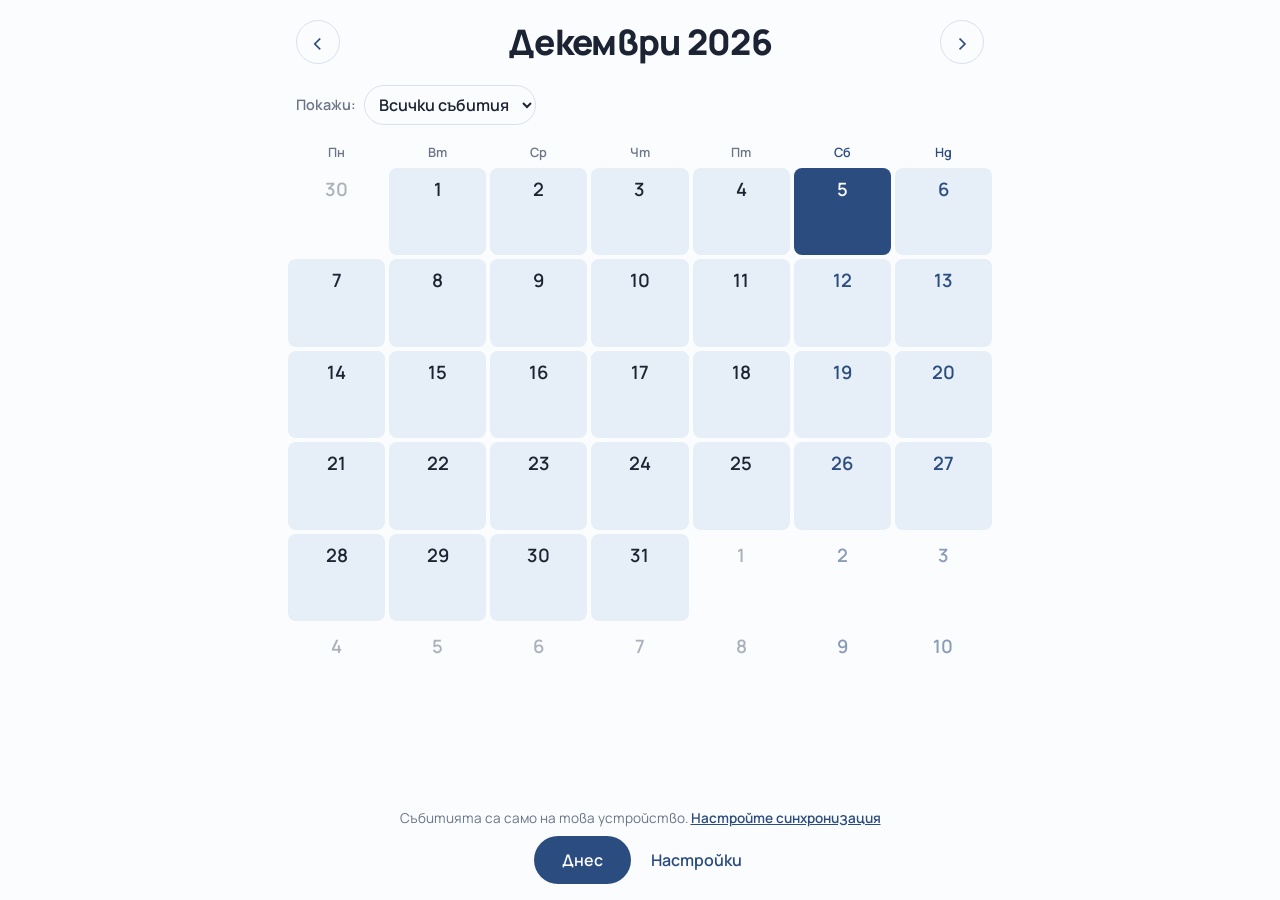
<file: index.html>
<!DOCTYPE html>
<html lang="bg">
<head>
  <meta charset="UTF-8">
  <meta name="viewport" content="width=device-width, initial-scale=1, viewport-fit=cover">
  <meta name="theme-color" content="#2B4C7E">
  <title>Календар</title>
  <link rel="preconnect" href="https://fonts.googleapis.com">
  <link rel="preconnect" href="https://fonts.gstatic.com" crossorigin>
  <link href="https://fonts.googleapis.com/css2?family=Manrope:wght@400;600;800&display=swap" rel="stylesheet">
  <link rel="stylesheet" href="css/style.css?v=8">
</head>
<body class="page-calendar">
  <header class="month-bar">
    <button class="nav-btn" id="prevMonth" aria-label="Предишен месец">‹</button>
    <h1 id="monthTitle" class="month-title">Месец</h1>
    <button class="nav-btn" id="nextMonth" aria-label="Следващ месец">›</button>
  </header>

  <div class="filter-bar">
    <label class="filter">
      <span>Покажи:</span>
      <select id="filterSel" aria-label="Кои събития да се показват"></select>
    </label>
    <p class="legend" id="legend" hidden>
      <span><i class="dot mine"></i>мои</span>
      <span><i class="dot other"></i>на други</span>
    </p>
  </div>

  <main class="calendar">
    <div class="weekdays" aria-hidden="true">
      <span>Пн</span><span>Вт</span><span>Ср</span><span>Чт</span><span>Пт</span><span>Сб</span><span>Нд</span>
    </div>
    <div class="days" id="daysGrid" role="grid"></div>
  </main>

  <footer class="bottom-bar">
    <p class="sync-status" id="syncStatus"></p>
    <div class="bottom-actions">
      <button class="today-btn" id="goToday">Днес</button>
      <a class="settings-link" href="settings.html">Настройки</a>
    </div>
  </footer>

  <script src="js/github.js?v=7"></script>
  <script src="js/storage.js?v=7"></script>
  <script src="js/who.js?v=7"></script>
  <script src="js/dates.js?v=7"></script>
  <script src="js/calendar.js?v=7"></script>
  <script src="js/syncstatus.js?v=7"></script>
</body>
</html>
</file>
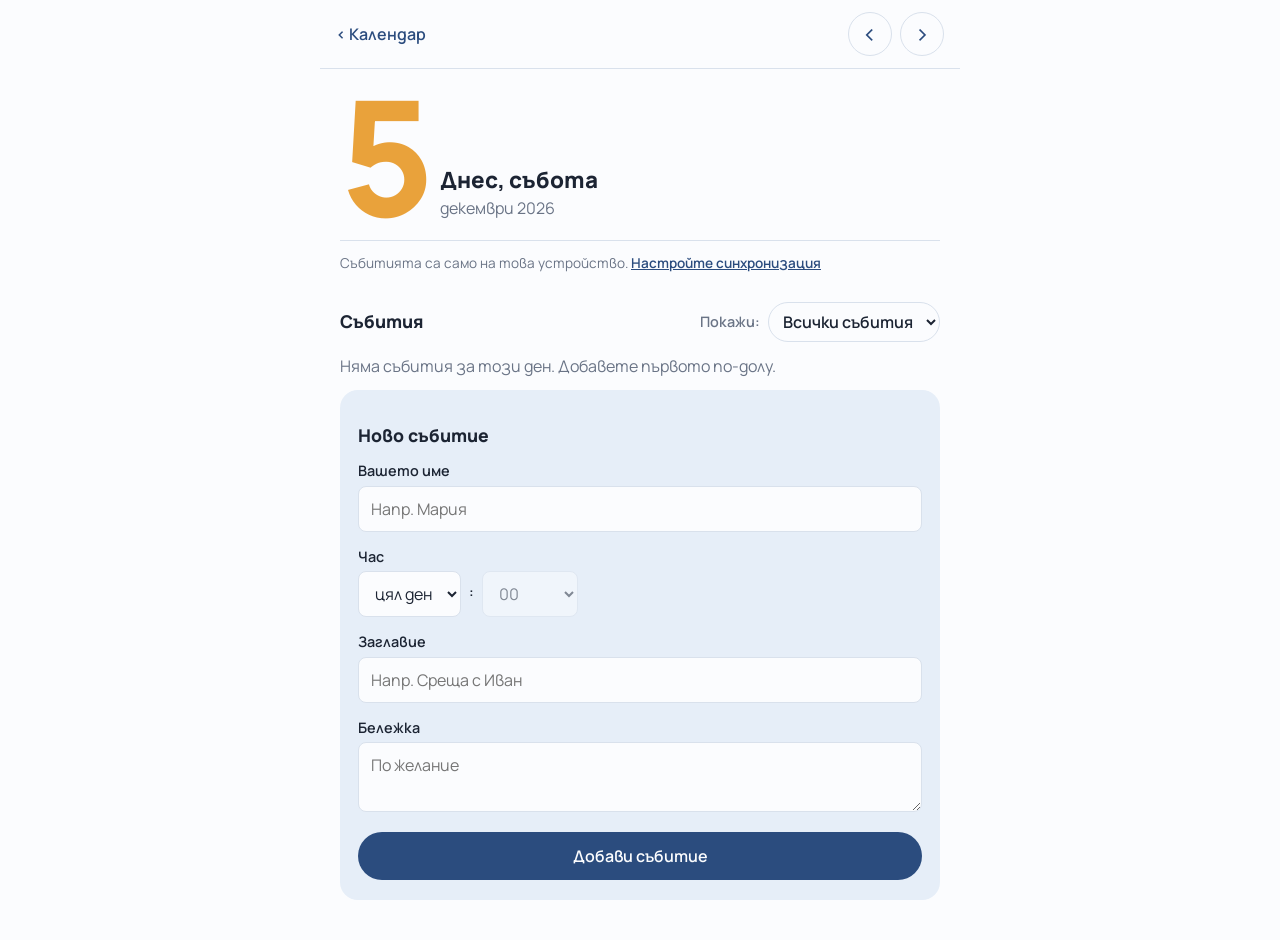
<file: day.html>
<!DOCTYPE html>
<html lang="bg">
<head>
  <meta charset="UTF-8">
  <meta name="viewport" content="width=device-width, initial-scale=1, viewport-fit=cover">
  <meta name="theme-color" content="#2B4C7E">
  <title>Ден</title>
  <link rel="preconnect" href="https://fonts.googleapis.com">
  <link rel="preconnect" href="https://fonts.gstatic.com" crossorigin>
  <link href="https://fonts.googleapis.com/css2?family=Manrope:wght@400;600;800&display=swap" rel="stylesheet">
  <link rel="stylesheet" href="css/style.css?v=8">
</head>
<body class="page-day">
  <header class="day-bar">
    <a class="back-link" id="backLink" href="index.html">‹ Календар</a>
    <div class="day-arrows">
      <a class="nav-btn" id="prevDay" href="#" aria-label="Предишен ден">‹</a>
      <a class="nav-btn" id="nextDay" href="#" aria-label="Следващ ден">›</a>
    </div>
  </header>

  <main class="day">
    <section class="day-head">
      <p class="day-number" id="dayNumber">1</p>
      <div>
        <p class="day-weekday" id="dayWeekday">Понеделник</p>
        <p class="day-month" id="dayMonth">януари 2026</p>
      </div>
    </section>

    <p class="sync-status" id="syncStatus"></p>

    <section class="events" aria-labelledby="eventsTitle">
      <div class="events-head">
        <h2 id="eventsTitle" class="section-title">Събития</h2>
        <label class="filter">
          <span>Покажи:</span>
          <select id="filterSel" aria-label="Кои събития да се показват"></select>
        </label>
      </div>
      <ul class="event-list" id="eventList"></ul>
      <p class="empty" id="emptyMsg">Няма събития за този ден. Добавете първото по-долу.</p>
      <p class="hidden-note" id="hiddenNote" hidden></p>
    </section>

    <form class="event-form" id="eventForm" autocomplete="off">
      <h2 class="section-title">Ново събитие</h2>
      <p class="author-line" id="authorLine" hidden>
        Добавяте като <b id="authorName"></b>
        <button type="button" class="cal-link" id="changeName">Смени</button>
      </p>
      <label class="field" id="nameField">
        <span>Вашето име</span>
        <input type="text" id="authorInput" name="author" maxlength="40" placeholder="Напр. Мария"
          autocomplete="given-name">
      </label>
      <fieldset class="field time-field">
        <legend>Час</legend>
        <div class="time-selects">
          <select id="eventHour" name="hour" aria-label="Час">
            <option value="">цял ден</option>
            <option value="00">00</option>
            <option value="01">01</option>
            <option value="02">02</option>
            <option value="03">03</option>
            <option value="04">04</option>
            <option value="05">05</option>
            <option value="06">06</option>
            <option value="07">07</option>
            <option value="08">08</option>
            <option value="09">09</option>
            <option value="10">10</option>
            <option value="11">11</option>
            <option value="12">12</option>
            <option value="13">13</option>
            <option value="14">14</option>
            <option value="15">15</option>
            <option value="16">16</option>
            <option value="17">17</option>
            <option value="18">18</option>
            <option value="19">19</option>
            <option value="20">20</option>
            <option value="21">21</option>
            <option value="22">22</option>
            <option value="23">23</option>
          </select>
          <span class="time-sep">:</span>
          <select id="eventMinute" name="minute" aria-label="Минути">
            <option value="00">00</option>
            <option value="05">05</option>
            <option value="10">10</option>
            <option value="15">15</option>
            <option value="20">20</option>
            <option value="25">25</option>
            <option value="30">30</option>
            <option value="35">35</option>
            <option value="40">40</option>
            <option value="45">45</option>
            <option value="50">50</option>
            <option value="55">55</option>
          </select>
        </div>
      </fieldset>
      <label class="field">
        <span>Заглавие</span>
        <input type="text" id="eventTitle" name="title" maxlength="120" required placeholder="Напр. Среща с Иван">
      </label>
      <label class="field">
        <span>Бележка</span>
        <textarea id="eventNote" name="note" rows="2" maxlength="500" placeholder="По желание"></textarea>
      </label>
      <button type="submit" class="primary-btn">Добави събитие</button>
    </form>
  </main>

  <script src="js/github.js?v=7"></script>
  <script src="js/storage.js?v=7"></script>
  <script src="js/who.js?v=7"></script>
  <script src="js/dates.js?v=7"></script>
  <script src="js/phonecal.js?v=7"></script>
  <script src="js/day.js?v=7"></script>
  <script src="js/syncstatus.js?v=7"></script>
</body>
</html>
</file>
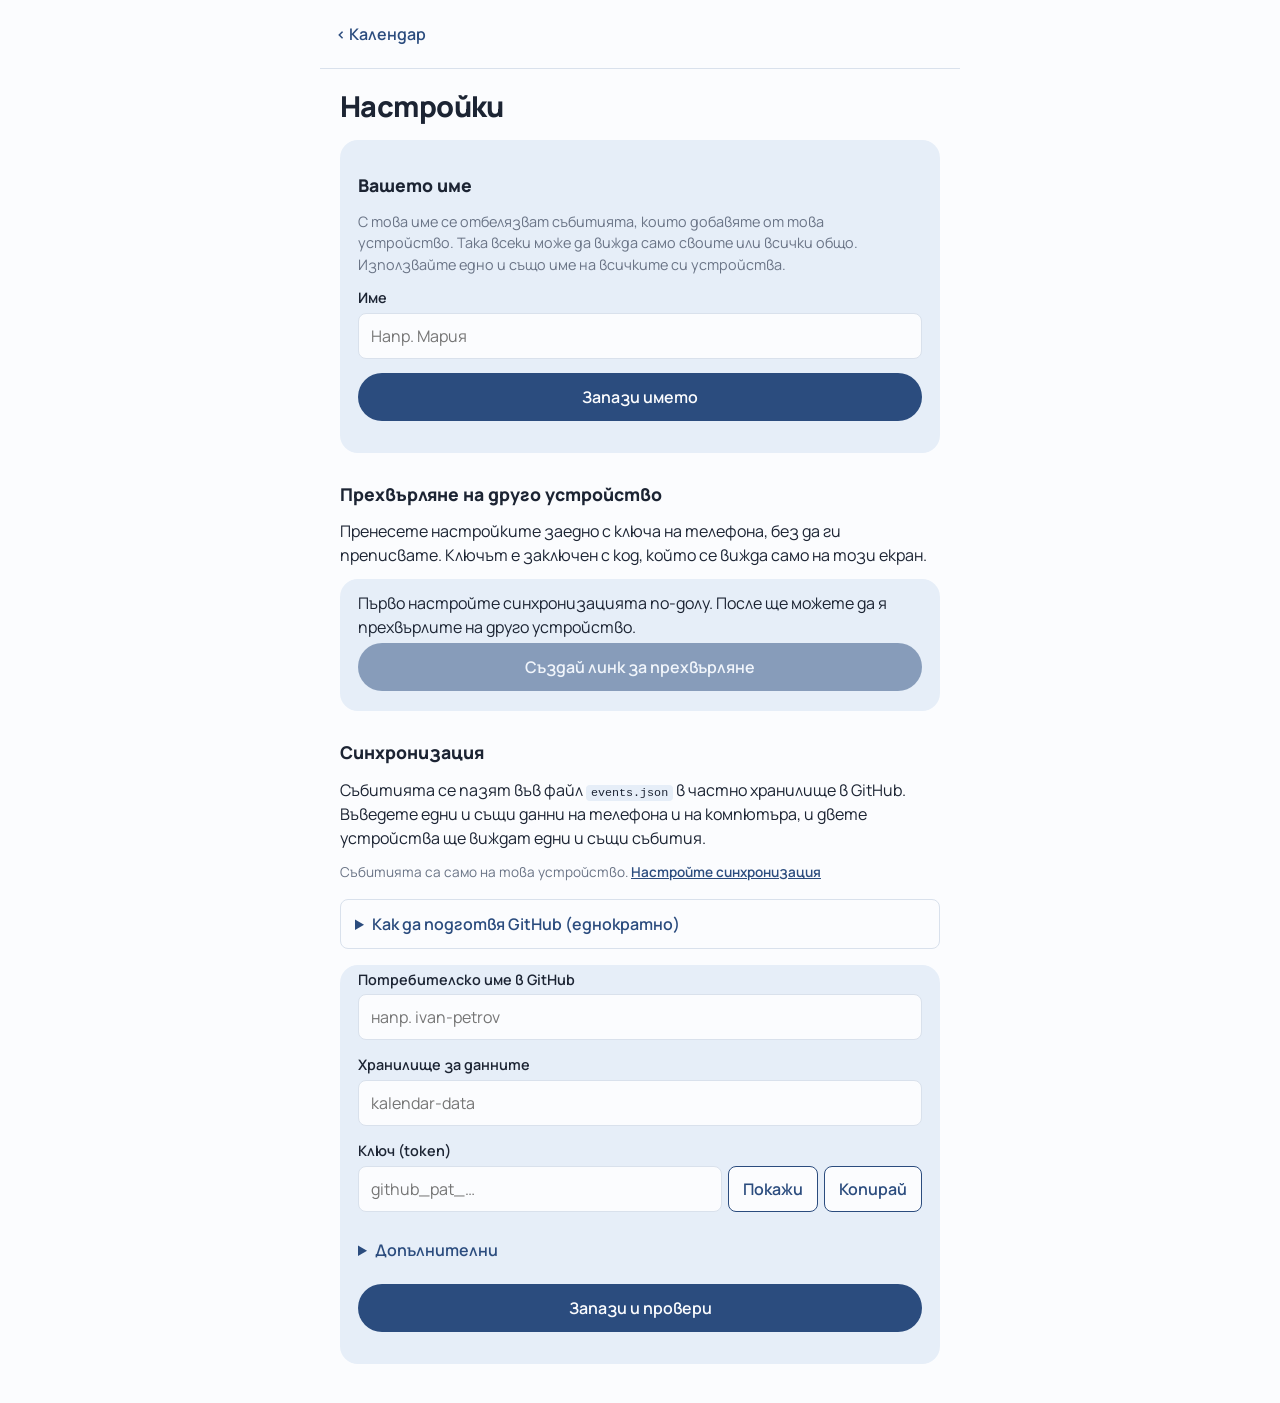
<file: settings.html>
<!DOCTYPE html>
<html lang="bg">
<head>
  <meta charset="UTF-8">
  <meta name="viewport" content="width=device-width, initial-scale=1, viewport-fit=cover">
  <meta name="theme-color" content="#2B4C7E">
  <meta name="referrer" content="no-referrer">
  <title>Настройки</title>
  <link rel="preconnect" href="https://fonts.googleapis.com">
  <link rel="preconnect" href="https://fonts.gstatic.com" crossorigin>
  <link href="https://fonts.googleapis.com/css2?family=Manrope:wght@400;600;800&display=swap" rel="stylesheet">
  <link rel="stylesheet" href="css/style.css?v=8">
</head>
<body class="page-day page-settings">
  <header class="day-bar">
    <a class="back-link" href="index.html">‹ Календар</a>
  </header>

  <main class="day">
    <h1 class="settings-title">Настройки</h1>

    <form class="event-form name-form" id="nameForm" autocomplete="off">
      <h2 class="section-title">Вашето име</h2>
      <p class="settings-lead">С това име се отбелязват събитията, които добавяте от това устройство.
        Така всеки може да вижда само своите или всички общо. Използвайте едно и също име на всичките си устройства.</p>
      <label class="field">
        <span>Име</span>
        <input type="text" id="userName" maxlength="40" required placeholder="Напр. Мария">
      </label>
      <button type="submit" class="primary-btn">Запази името</button>
      <p class="form-msg" id="nameMsg" role="status"></p>
    </form>

    <section class="transfer" id="transfer" aria-labelledby="transferTitle">
      <h2 class="section-title" id="transferTitle">Прехвърляне на друго устройство</h2>
      <p class="settings-lead">Пренесете настройките заедно с ключа на телефона, без да ги преписвате.
        Ключът е заключен с код, който се вижда само на този екран.</p>

      <form class="event-form" id="transferImport" hidden>
        <p class="settings-lead"><b>Получихте настройки от друго устройство.</b>
          Въведете кода за отключване, който се показва на другото устройство.</p>
        <label class="field">
          <span>Код за отключване</span>
          <input type="text" id="importCode" required autocapitalize="characters" autocomplete="off" spellcheck="false" placeholder="XXXX-XXXX-XXXX">
        </label>
        <button type="submit" class="primary-btn">Приложи настройките</button>
      </form>

      <div class="event-form" id="transferMake">
        <p class="settings-lead" id="makeHint">Натиснете на устройството, където синхронизацията вече работи.</p>
        <button type="button" class="primary-btn" id="makeBtn">Създай линк за прехвърляне</button>
        <div class="transfer-out" id="transferOut" hidden>
          <div class="qr" id="qrBox" role="img" aria-label="QR код с линка за прехвърляне"></div>
          <p class="settings-lead">Сканирайте кода с камерата на телефона или изпратете линка на себе си
            (напр. по Viber или имейл). Отворете го в браузъра, който ползвате за календара.</p>
          <button type="button" class="small-btn" id="copyLink">Копирай линка</button>
          <p class="code-label">Код за отключване — въведете го на телефона:</p>
          <p class="unlock-code" id="unlockCode"></p>
          <p class="cal-info">Не изпращайте кода заедно с линка. Ако затворите страницата, просто създайте нов линк.</p>
        </div>
      </div>

      <p class="form-msg" id="transferMsg" role="status"></p>
    </section>


    <h2 class="section-title">Синхронизация</h2>
    <p class="settings-lead">Събитията се пазят във файл <code>events.json</code> в частно хранилище в GitHub.
      Въведете едни и същи данни на телефона и на компютъра, и двете устройства ще виждат едни и същи събития.</p>

    <p class="sync-status" id="syncStatus"></p>

    <details class="help">
      <summary>Как да подготвя GitHub (еднократно)</summary>
      <ol>
        <li>В GitHub натиснете <b>New repository</b>. Име, напр. <code>kalendar-data</code>.
          Изберете <b>Private</b> и отметнете <b>Add a README file</b>. Натиснете <b>Create repository</b>.</li>
        <li>Отидете на <b>Settings → Developer settings → Personal access tokens → Fine-grained tokens</b>
          и натиснете <b>Generate new token</b>.</li>
        <li>Дайте име, изберете срок на валидност. При <b>Repository access</b> изберете
          <b>Only select repositories</b> и посочете хранилището от стъпка 1.</li>
        <li>При <b>Permissions → Repository permissions</b> намерете <b>Contents</b> и изберете <b>Read and write</b>.</li>
        <li>Натиснете <b>Generate token</b> и копирайте ключа (започва с <code>github_pat_</code>).
          GitHub го показва само веднъж.</li>
        <li>Попълнете формата по-долу на всяко устройство.</li>
      </ol>
      <p>Ключът дава достъп само до това едно хранилище. Пази се само в браузъра на устройството.
        Не го записвайте във файловете на сайта и не го качвайте в GitHub.</p>
    </details>

    <form class="event-form" id="settingsForm" autocomplete="off">
      <label class="field">
        <span>Потребителско име в GitHub</span>
        <input type="text" id="owner" required autocapitalize="off" spellcheck="false" placeholder="напр. ivan-petrov">
      </label>
      <label class="field">
        <span>Хранилище за данните</span>
        <input type="text" id="repo" required autocapitalize="off" spellcheck="false" placeholder="kalendar-data">
      </label>
      <div class="field">
        <label for="token">Ключ (token)</label>
        <span class="input-row">
          <input type="password" id="token" required autocapitalize="off" spellcheck="false" autocomplete="off" placeholder="github_pat_…">
          <button type="button" class="small-btn" id="tokenShow">Покажи</button>
          <button type="button" class="small-btn" id="tokenCopy">Копирай</button>
        </span>
      </div>
      <details class="advanced">
        <summary>Допълнителни</summary>
        <label class="field">
          <span>Клон (branch)</span>
          <input type="text" id="branch" autocapitalize="off" spellcheck="false" value="main">
        </label>
        <label class="field">
          <span>Име на файла</span>
          <input type="text" id="path" autocapitalize="off" spellcheck="false" value="events.json">
        </label>
      </details>
      <button type="submit" class="primary-btn" id="saveBtn">Запази и провери</button>
      <p class="form-msg" id="formMsg" role="status"></p>
    </form>

    <button type="button" class="cal-link forget-btn" id="forgetBtn" hidden>Премахни настройките от това устройство</button>
  </main>

  <script src="js/github.js?v=7"></script>
  <script src="js/who.js?v=7"></script>
  <script src="js/storage.js?v=7"></script>
  <script src="js/syncstatus.js?v=7"></script>
  <script src="js/settings.js?v=8"></script>
  <script src="js/qrcode.js?v=8"></script>
  <script src="js/transfer.js?v=8"></script>
</body>
</html>
</file>
<file: css/style.css>
/* ===== Цветове и основа ===== */
:root {
  --paper: #FBFCFE;
  --ink: #1C2433;
  --muted: #6A7486;
  --blue: #2B4C7E;
  --sky: #E6EEF8;
  --line: #D9E1EC;
  --gold: #E9A23B;
  --danger: #B3412E;
  --radius-s: 8px;
  --radius-l: 18px;
  color-scheme: light;
  box-sizing: border-box;
  padding-top: env(safe-area-inset-top, 0px);
  padding-bottom: env(safe-area-inset-bottom, 0px);
}
@media (prefers-color-scheme: dark) {
  :root {
    --paper: #121822;
    --ink: #E8EDF5;
    --muted: #93A0B5;
    --blue: #7FA6DD;
    --sky: #1D2737;
    --line: #2A3547;
    --gold: #F0B65A;
    --danger: #E07A66;
    color-scheme: dark;
  }
}

*, *::before, *::after { box-sizing: inherit; }

html, body { height: 100%; }

body {
  margin: 0;
  font-family: "Manrope", system-ui, -apple-system, "Segoe UI", Roboto, sans-serif;
  background: var(--paper);
  color: var(--ink);
  line-height: 1.5;
  -webkit-text-size-adjust: 100%;
}

button, input, textarea { font: inherit; color: inherit; }

:focus-visible { outline: 3px solid var(--gold); outline-offset: 2px; }

.nav-btn {
  display: inline-grid;
  place-items: center;
  width: 44px;
  height: 44px;
  border: 1px solid var(--line);
  border-radius: 50%;
  background: transparent;
  color: var(--blue);
  font-size: 1.6rem;
  line-height: 1;
  text-decoration: none;
  cursor: pointer;
}
.nav-btn:active { background: var(--sky); }

/* ===== Календар ===== */
.page-calendar {
  display: flex;
  flex-direction: column;
  max-width: 720px;
  margin: 0 auto;
}

.month-bar {
  display: flex;
  align-items: center;
  justify-content: space-between;
  gap: 12px;
  padding: 16px;
}

.month-title {
  margin: 0;
  font-size: clamp(1.5rem, 6vw, 2.2rem);
  font-weight: 800;
  letter-spacing: -0.02em;
  text-align: center;
}

.calendar { flex: 1; padding: 0 8px; }

.weekdays,
.days {
  display: grid;
  grid-template-columns: repeat(7, 1fr);
  gap: 4px;
}

.weekdays span {
  text-align: center;
  font-size: 0.8rem;
  font-weight: 600;
  color: var(--muted);
  padding: 6px 0;
}
.weekdays span:nth-child(n+6) { color: var(--blue); }

.day-cell {
  position: relative;
  display: flex;
  flex-direction: column;
  align-items: center;
  justify-content: flex-start;
  aspect-ratio: 1 / 1.15;
  padding-top: 8px;
  border-radius: var(--radius-s);
  background: var(--sky);
  color: var(--ink);
  text-decoration: none;
  font-weight: 600;
  font-size: 1.05rem;
}
.day-cell.other-month { background: transparent; color: var(--muted); opacity: 0.55; }
.day-cell.weekend { color: var(--blue); }
.day-cell.today {
  background: var(--blue);
  color: var(--paper);
}
.day-cell:active { transform: scale(0.96); }

.dots {
  display: flex;
  gap: 3px;
  margin-top: auto;
  margin-bottom: 8px;
}
.dots i {
  display: block;
  width: 6px;
  height: 6px;
  border-radius: 50%;
  background: var(--gold);
}

.bottom-bar {
  position: sticky;
  bottom: 0;
  display: flex;
  flex-direction: column;
  align-items: center;
  gap: 8px;
  padding: 16px;
  padding-bottom: calc(16px + env(safe-area-inset-bottom, 0px));
  background: var(--paper);
}

.today-btn,
.primary-btn {
  min-height: 48px;
  padding: 0 28px;
  border: 0;
  border-radius: 999px;
  background: var(--blue);
  color: var(--paper);
  font-weight: 600;
  cursor: pointer;
}

/* ===== Страница за ден ===== */
.page-day { max-width: 640px; margin: 0 auto; }

.day-bar {
  position: sticky;
  top: env(safe-area-inset-top, 0px);
  z-index: 5;
  display: flex;
  align-items: center;
  justify-content: space-between;
  padding: 12px 16px;
  background: var(--paper);
  border-bottom: 1px solid var(--line);
}
.page-day::before {
  content: "";
  position: fixed;
  inset: 0 0 auto;
  height: env(safe-area-inset-top, 0px);
  z-index: 10;
  background: var(--paper);
}

.back-link {
  color: var(--blue);
  font-weight: 600;
  text-decoration: none;
  padding: 10px 0;
}
.day-arrows { display: flex; gap: 8px; }

.day { padding: 8px 20px 40px; }

/* Голямото число — основният акцент на страницата */
.day-head {
  display: flex;
  align-items: flex-end;
  gap: 16px;
  padding: 12px 0 20px;
  border-bottom: 1px solid var(--line);
}
.day-number {
  margin: 0;
  font-size: clamp(6rem, 34vw, 10rem);
  font-weight: 800;
  line-height: 0.82;
  letter-spacing: -0.06em;
  color: var(--blue);
}
.day-head.is-today .day-number { color: var(--gold); }
.day-weekday { margin: 0; font-size: 1.4rem; font-weight: 800; }
.day-month { margin: 0; color: var(--muted); }

.section-title {
  margin: 28px 0 12px;
  font-size: 1.1rem;
  font-weight: 800;
}

.event-list { list-style: none; margin: 0; padding: 0; }

.event {
  display: grid;
  grid-template-columns: 64px 1fr auto;
  gap: 12px;
  align-items: start;
  padding: 14px 0;
  border-bottom: 1px solid var(--line);
}
.event-time { font-weight: 800; color: var(--blue); font-variant-numeric: tabular-nums; }
.event-time.no-time { color: var(--muted); font-weight: 400; font-size: 0.9rem; }
.event-title { margin: 0; font-weight: 600; overflow-wrap: anywhere; }
.event-note { margin: 2px 0 0; color: var(--muted); font-size: 0.95rem; overflow-wrap: anywhere; white-space: pre-wrap; }

.delete-btn {
  min-width: 44px;
  min-height: 44px;
  border: 0;
  background: transparent;
  color: var(--danger);
  font-size: 0.9rem;
  cursor: pointer;
}

/* Календар на телефона */
.cal-box { grid-column: 2 / -1; margin-top: -4px; }
.cal-row { display: flex; flex-wrap: wrap; align-items: center; gap: 8px; }
.cal-btn {
  display: inline-flex;
  align-items: center;
  min-height: 40px;
  padding: 0 14px;
  border: 1px solid var(--blue);
  border-radius: 999px;
  background: transparent;
  color: var(--blue);
  font-size: 0.9rem;
  font-weight: 600;
  text-decoration: none;
  cursor: pointer;
}
.cal-btn:active { background: var(--sky); }
.cal-link {
  min-height: 40px;
  padding: 0 6px;
  border: 0;
  background: transparent;
  color: var(--muted);
  font-size: 0.9rem;
  text-decoration: underline;
  cursor: pointer;
}
.cal-ok { color: var(--blue); font-size: 0.9rem; font-weight: 600; }
.cal-info { margin: 0 0 8px; font-size: 0.9rem; color: var(--muted); }

.empty { color: var(--muted); margin: 8px 0 0; }
.empty[hidden] { display: none; }

.event-form {
  margin-top: 12px;
  padding: 4px 18px 20px;
  border-radius: var(--radius-l);
  background: var(--sky);
}
.field { display: block; margin-bottom: 14px; }
.field span { display: block; font-size: 0.9rem; font-weight: 600; margin-bottom: 4px; }
.field input,
.field textarea {
  width: 100%;
  min-height: 46px;
  padding: 10px 12px;
  border: 1px solid var(--line);
  border-radius: var(--radius-s);
  background: var(--paper);
  font-size: 16px; /* предотвратява автоматичното увеличаване на iPhone */
}
.field textarea { resize: vertical; }

/* Час във формат 24 часа */
.time-field { border: 0; padding: 0; margin: 0 0 14px; min-width: 0; }
.time-field legend { padding: 0; font-size: 0.9rem; font-weight: 600; margin-bottom: 4px; }
.time-selects { display: flex; align-items: center; gap: 8px; }
.time-sep { font-weight: 800; font-size: 1.2rem; }
.time-selects select {
  min-height: 46px;
  min-width: 96px;
  padding: 10px 12px;
  border: 1px solid var(--line);
  border-radius: var(--radius-s);
  background: var(--paper);
  color: var(--ink);
  font: inherit;
  font-size: 16px;
  font-variant-numeric: tabular-nums;
}
.time-selects select:disabled { opacity: 0.5; }
.primary-btn { width: 100%; }

@media (min-width: 600px) {
  .day-cell { aspect-ratio: 1 / 0.9; font-size: 1.15rem; }
}

@media (prefers-reduced-motion: reduce) {
  .day-cell:active { transform: none; }
}

/* ===== Синхронизация ===== */
.bottom-actions { display: flex; align-items: center; gap: 16px; }
.settings-link { color: var(--blue); font-weight: 600; text-decoration: none; padding: 12px 4px; }

.sync-status { margin: 0; font-size: 0.85rem; color: var(--muted); text-align: center; min-height: 1.3em; }
.page-day .sync-status { text-align: left; margin-top: 12px; }
.sync-status a { color: var(--blue); font-weight: 600; }
.sync-status.is-ok::before { content: "✓ "; color: var(--blue); }
.sync-status.is-auth,
.sync-status.is-offline { color: var(--danger); }

.settings-title { margin: 8px 0 8px; font-size: 1.8rem; font-weight: 800; letter-spacing: -0.02em; }
.settings-lead { margin: 0 0 4px; max-width: 60ch; }
.page-settings code { font-size: 0.9em; background: var(--sky); padding: 1px 5px; border-radius: 4px; }

.help { margin: 16px 0; border: 1px solid var(--line); border-radius: var(--radius-s); padding: 0 14px; }
.help summary,
.advanced summary { cursor: pointer; font-weight: 600; color: var(--blue); padding: 12px 0; }
.help ol { padding-left: 1.2em; margin: 0 0 8px; }
.help li { margin-bottom: 8px; }
.help p { color: var(--muted); font-size: 0.9rem; }
.advanced { margin-bottom: 10px; }

.form-msg { margin: 12px 0 0; font-size: 0.95rem; }
.form-msg.is-ok { color: var(--blue); font-weight: 600; }
.form-msg.is-error { color: var(--danger); font-weight: 600; }
.forget-btn { margin-top: 16px; }
.forget-btn[hidden] { display: none; }

/* ===== Мои / общи събития ===== */
:root { --other: #5B8FD6; }
@media (prefers-color-scheme: dark) { :root { --other: #7FA6DD; } }

.filter-bar {
  display: flex;
  flex-wrap: wrap;
  align-items: center;
  justify-content: space-between;
  gap: 8px 16px;
  padding: 0 16px 12px;
}
.filter { display: inline-flex; align-items: center; gap: 8px; font-size: 0.9rem; font-weight: 600; color: var(--muted); }
.filter select {
  min-height: 40px;
  max-width: 60vw;
  padding: 6px 10px;
  border: 1px solid var(--line);
  border-radius: 999px;
  background: var(--paper);
  color: var(--ink);
  font: inherit;
  font-size: 16px;
  font-weight: 600;
}
.legend { display: flex; gap: 14px; margin: 0; font-size: 0.85rem; color: var(--muted); }
.legend[hidden] { display: none; }
.legend span { display: inline-flex; align-items: center; gap: 6px; }
.legend .dot { display: inline-block; width: 8px; height: 8px; border-radius: 50%; }
.dot.mine, .dots i.mine { background: var(--gold); }
.dot.other, .dots i.other { background: var(--other); }
.day-cell.today .dots i.other { background: var(--paper); }

.events-head {
  display: flex;
  flex-wrap: wrap;
  align-items: center;
  justify-content: space-between;
  gap: 8px 16px;
  margin: 28px 0 12px;
}
.events-head .section-title { margin: 0; }

.event-author { margin: 2px 0 0; font-size: 0.8rem; font-weight: 600; color: var(--muted); }
.event.is-mine .event-author { color: var(--gold); }
.event.is-other .event-author { color: var(--other); }

.hidden-note { margin: 10px 0 0; font-size: 0.9rem; color: var(--muted); }
.hidden-note[hidden] { display: none; }
.hidden-note .cal-link { padding: 0; min-height: 0; }

.author-line { margin: 0 0 14px; }
.author-line[hidden], .field[hidden] { display: none; }
.author-line .cal-link { min-height: 0; }

.name-form { margin-bottom: 8px; }
.name-form .settings-lead { color: var(--muted); font-size: 0.9rem; margin-bottom: 12px; }

/* ===== Показване и копиране на ключа, сейф ===== */
.field > label { display: block; font-size: 0.9rem; font-weight: 600; margin-bottom: 4px; }
.field .input-row { display: flex; gap: 6px; margin: 0; font-size: inherit; font-weight: inherit; }
.field .input-row input { flex: 1; min-width: 0; }
.small-btn {
  min-height: 46px;
  padding: 0 14px;
  border: 1px solid var(--blue);
  border-radius: var(--radius-s);
  background: var(--paper);
  color: var(--blue);
  font-weight: 600;
  cursor: pointer;
  white-space: nowrap;
}
.small-btn:active { background: var(--sky); }
.small-btn:disabled { opacity: 0.5; cursor: default; }
.transfer { margin-bottom: 28px; }
.transfer .event-form { padding-top: 12px; }
.transfer-out { margin-top: 16px; }
.qr { display: grid; place-items: center; padding: 12px; margin: 0 auto 12px; width: fit-content; border-radius: var(--radius-s); background: #fff; }
.qr svg { display: block; width: 220px; height: 220px; }
.code-label { margin: 16px 0 4px; font-weight: 600; }
.unlock-code { margin: 0 0 8px; font-size: 1.7rem; font-weight: 800; letter-spacing: 0.08em; color: var(--blue); font-variant-numeric: tabular-nums; }
#importCode { font-size: 1.2rem; letter-spacing: 0.06em; text-transform: uppercase; }
#makeBtn:disabled { opacity: 0.5; cursor: default; }
@media (max-width: 440px) {
  .field .input-row { flex-wrap: wrap; }
  .field .input-row input { flex-basis: 100%; }
  .field .input-row .small-btn { flex: 1; }
}
</file>
